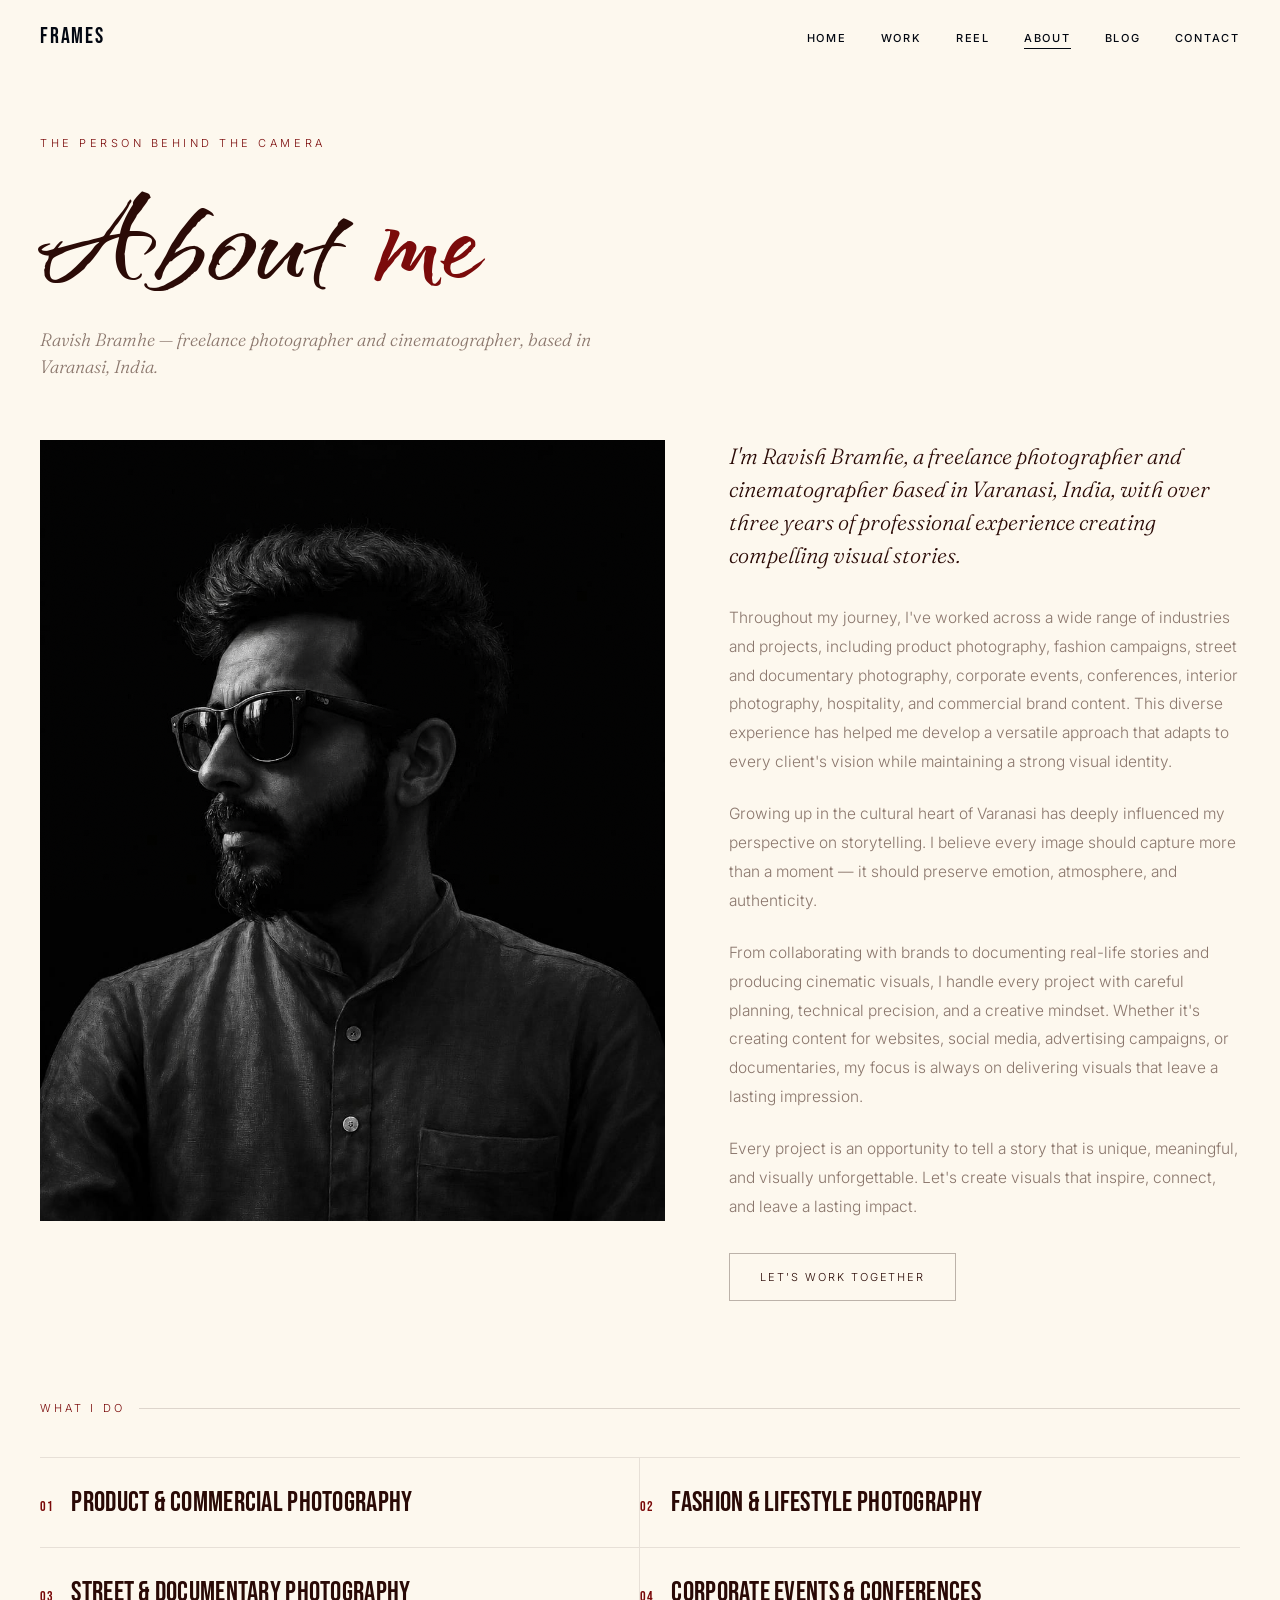
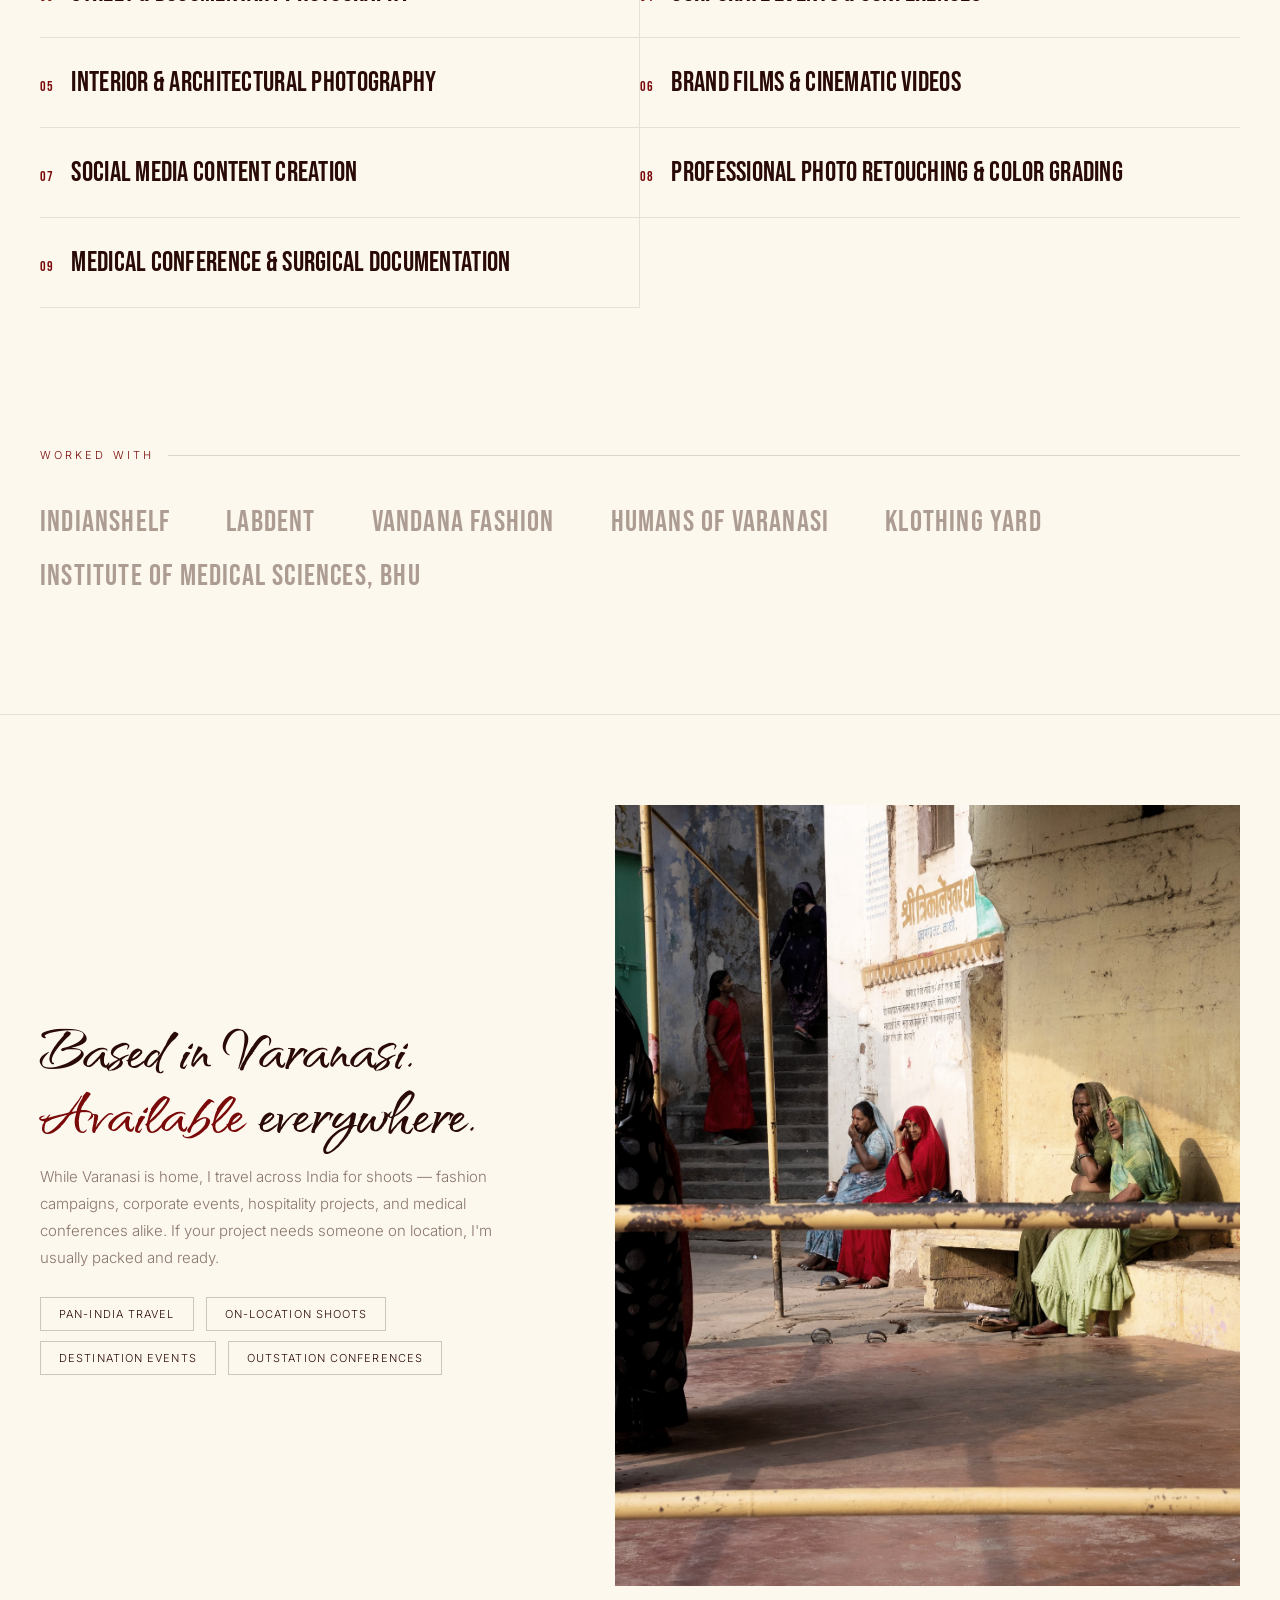
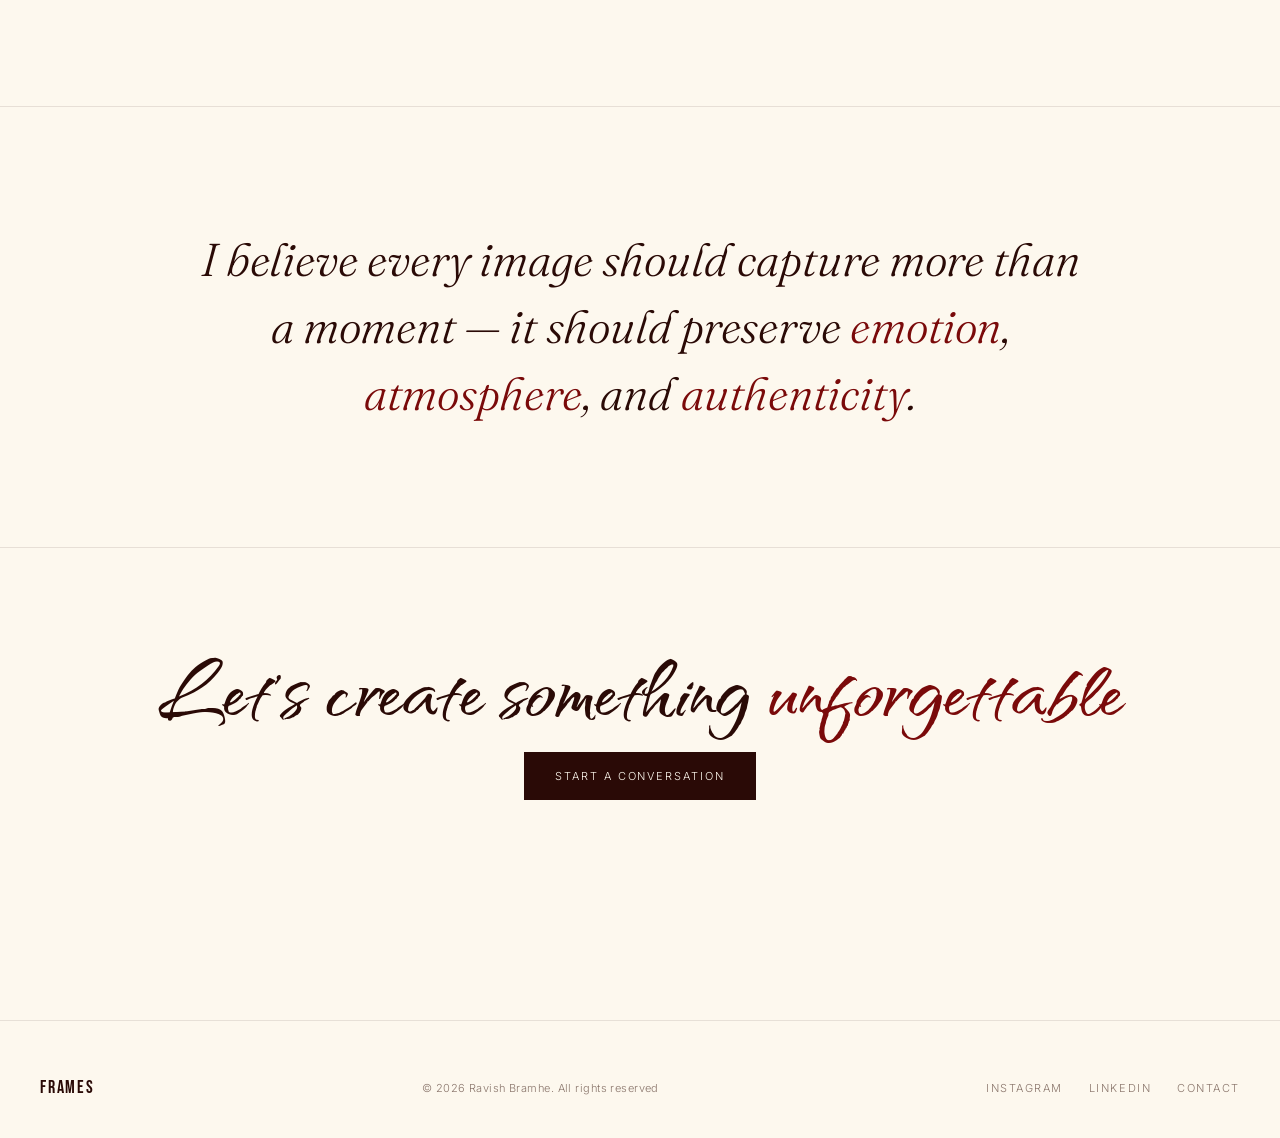
<file: about.html>
<!DOCTYPE html>
<html lang="en">
<head>
<meta charset="UTF-8">
<meta name="viewport" content="width=device-width, initial-scale=1.0">
<title>About — Ravish Bramhe</title>
<meta name="description" content="Ravish Bramhe is a freelance photographer and cinematographer based in Varanasi, India, with over three years of professional experience creating compelling visual stories.">
<link rel="icon" href="assets/favicon.ico" sizes="any">
<link rel="icon" type="image/png" sizes="32x32" href="assets/favicon-32.png">
<link rel="icon" type="image/png" sizes="192x192" href="assets/favicon-192.png">
<link rel="apple-touch-icon" href="assets/apple-touch-icon.png">
<meta property="og:type" content="profile">
<meta property="og:title" content="About — Ravish Bramhe">
<meta property="og:description" content="Ravish Bramhe is a freelance photographer and cinematographer based in Varanasi, India, with over three years of professional experience creating compelling visual stories.">
<meta property="og:image" content="assets/images/calvados/IMG_8337.jpg">
<meta property="og:url" content="about.html">
<meta property="og:site_name" content="Ravish Bramhe — Frames">
<meta name="twitter:card" content="summary_large_image">
<meta name="twitter:title" content="About — Ravish Bramhe">
<meta name="twitter:description" content="Ravish Bramhe is a freelance photographer and cinematographer based in Varanasi, India, with over three years of professional experience creating compelling visual stories.">
<meta name="twitter:image" content="assets/images/calvados/IMG_8337.jpg">
<link rel="preconnect" href="https://fonts.googleapis.com">
<link rel="preconnect" href="https://fonts.gstatic.com" crossorigin>
<link href="https://fonts.googleapis.com/css2?family=Bebas+Neue&family=Qwitcher+Grypen:wght@400;700&family=Fraunces:ital,opsz,wght@0,9..144,300;0,9..144,600;1,9..144,300;1,9..144,400;1,9..144,600&family=Inter:wght@300;400;500;600&display=swap" rel="stylesheet">
<link rel="stylesheet" href="assets/css/site.css">
<style>
  /* ── intro split ── */
  .about-intro{
    padding:0 40px 100px; display:grid; grid-template-columns:1.1fr 0.9fr; gap:64px; align-items:start;
  }
  .about-intro-img{ aspect-ratio:4/5; overflow:hidden; background:#efe6d6; position:sticky; top:calc(var(--nav-h) + 24px); }
  .about-intro-img img{ width:100%; height:100%; object-fit:cover; object-position:center 22%; filter:grayscale(0.3) contrast(1.02); }
  .about-intro-text p{
    font-size:15.5px; line-height:1.85; color:var(--gray); margin-bottom:24px;
  }
  .about-intro-text p:first-of-type{
    font-family:'Fraunces',serif; font-style:italic; font-weight:300; font-size:22px;
    color:var(--bone); line-height:1.5; margin-bottom:32px;
  }
  @media(max-width:900px){
    .about-intro{ grid-template-columns:1fr; padding:0 20px 70px; gap:32px; }
    .about-intro-img{ position:static; aspect-ratio:3/2; }
  }

  /* ── expertise list ── */
  .expertise{ padding:0 40px 140px; }
  .expertise-grid{
    display:grid; grid-template-columns:repeat(2,1fr); border-top:1px solid rgba(42,18,12,0.1);
  }
  .expertise-item{
    padding:28px 0; border-bottom:1px solid rgba(42,18,12,0.1);
    display:flex; align-items:baseline; gap:18px;
  }
  .expertise-item:nth-child(odd){ padding-right:40px; border-right:1px solid rgba(42,18,12,0.1); }
  .expertise-num{ font-family:'Bebas Neue',sans-serif; font-size:14px; color:var(--amber); letter-spacing:0.05em; }
  .expertise-name{ font-family:'Bebas Neue',sans-serif; font-size:clamp(20px,2.4vw,28px); letter-spacing:0.01em; text-transform:uppercase; color:var(--bone); }
  @media(max-width:760px){
    .expertise{ padding:0 20px 90px; }
    .expertise-grid{ grid-template-columns:1fr; }
    .expertise-item:nth-child(odd){ padding-right:0; border-right:none; }
  }

  /* ── worked with ── */
  .worked-with{ padding:0 40px 120px; }
  .worked-with-row{ display:flex; flex-wrap:wrap; gap:18px 56px; align-items:baseline; }
  .worked-with-row span{
    font-family:'Bebas Neue',sans-serif; font-size:clamp(20px,2.6vw,30px);
    letter-spacing:0.04em; text-transform:uppercase; color:var(--gray);
    opacity:0.7; transition:opacity 0.25s ease, color 0.25s ease;
  }
  .worked-with-row span:hover{ opacity:1; color:var(--bone); }
  @media(max-width:760px){ .worked-with{ padding:0 20px 90px; } }

  /* ── service area ── */
  .service-area{
    padding:0 40px 120px; display:grid; grid-template-columns:0.9fr 1.1fr; gap:64px; align-items:center;
    border-top:1px solid rgba(42,18,12,0.1); padding-top:90px;
  }
  .service-area-text h2{
    font-family:'Qwitcher Grypen',cursive; font-weight:700; font-size:clamp(46px,6vw,76px);
    color:var(--bone); margin-bottom:18px; line-height:0.84;
  }
  .service-area-text p{ font-size:15px; line-height:1.8; color:var(--gray); max-width:480px; }
  .service-area-tags{ display:flex; flex-wrap:wrap; gap:10px 12px; margin-top:26px; }
  .service-area-tags span{
    font-size:11px; letter-spacing:0.1em; text-transform:uppercase;
    border:1px solid rgba(42,18,12,0.22); padding:9px 18px; color:var(--bone);
  }
  .service-area-img{ aspect-ratio:4/5; overflow:hidden; background:#efe6d6; }
  .service-area-img img{ width:100%; height:100%; object-fit:cover; filter:grayscale(0.3) contrast(1.02); }
  @media(max-width:900px){
    .service-area{ grid-template-columns:1fr; padding:70px 20px 90px; gap:32px; }
    .service-area-img{ order:-1; aspect-ratio:3/2; }
  }


  .philosophy{ padding:120px 40px; text-align:center; border-top:1px solid rgba(42,18,12,0.1); border-bottom:1px solid rgba(42,18,12,0.1); }
  .philosophy p{
    font-family:'Fraunces',serif; font-weight:300; font-style:italic;
    font-size:clamp(26px,4.2vw,46px); line-height:1.45; color:var(--bone); max-width:880px; margin:0 auto;
  }
  .philosophy .accent{ color:var(--amber); }
  @media(max-width:600px){ .philosophy{ padding:80px 20px; } }

  .cta-strip{ padding:100px 40px; text-align:center; }
  .cta-strip h2{
    font-family:'Qwitcher Grypen',cursive; font-weight:700; font-size:clamp(50px,8.5vw,100px);
    color:var(--bone); margin-bottom:22px; line-height:0.82;
  }
  .cta-strip .it{ font-family:'Qwitcher Grypen',cursive; font-weight:700; color:var(--amber); }
</style>
</head>
<body>

<div id="grain"></div>
<div id="scroll-progress"></div>

<nav>
  <a href="index.html" class="nav-logo">Frames</a>
  <ul class="nav-links">
    <li><a href="index.html">Home</a></li>
    <li><a href="portfolio.html">Work</a></li>
    <li><a href="showreel.html">Reel</a></li>
    <li><a href="about.html" class="active">About</a></li>
    <li><a href="blog.html">Blog</a></li>
    <li><a href="contact.html">Contact</a></li>
  </ul>
  <button class="nav-burger" id="nav-burger" aria-label="Open menu" aria-expanded="false">
    <span></span><span></span><span></span>
  </button>
</nav>

<div id="mobile-nav" aria-hidden="true">
  <a href="index.html">Home</a>
  <a href="portfolio.html">Work</a>
  <a href="showreel.html">Reel</a>
  <a href="about.html" class="active">About</a>
  <a href="blog.html">Blog</a>
  <a href="contact.html">Contact</a>
</div>

<header class="page-header">
  <p class="page-eyebrow fade-up">The Person Behind The Camera</p>
  <h1 class="page-title fade-up delay-1">About <span class="it">me</span></h1>
  <p class="page-sub fade-up delay-2">Ravish Bramhe — freelance photographer and cinematographer, based in Varanasi, India.</p>
</header>

<section class="about-intro">
  <div class="about-intro-img reveal">
    <img id="about-img" src="" alt="Ravish Bramhe, photographer">
  </div>
  <div class="about-intro-text reveal">
    <p>I'm Ravish Bramhe, a freelance photographer and cinematographer based in Varanasi, India, with over three years of professional experience creating compelling visual stories.</p>

    <p>Throughout my journey, I've worked across a wide range of industries and projects, including product photography, fashion campaigns, street and documentary photography, corporate events, conferences, interior photography, hospitality, and commercial brand content. This diverse experience has helped me develop a versatile approach that adapts to every client's vision while maintaining a strong visual identity.</p>

    <p>Growing up in the cultural heart of Varanasi has deeply influenced my perspective on storytelling. I believe every image should capture more than a moment — it should preserve emotion, atmosphere, and authenticity.</p>

    <p>From collaborating with brands to documenting real-life stories and producing cinematic visuals, I handle every project with careful planning, technical precision, and a creative mindset. Whether it's creating content for websites, social media, advertising campaigns, or documentaries, my focus is always on delivering visuals that leave a lasting impression.</p>

    <p>Every project is an opportunity to tell a story that is unique, meaningful, and visually unforgettable. Let's create visuals that inspire, connect, and leave a lasting impact.</p>

    <a href="contact.html" class="btn btn-outline" style="margin-top:8px;">Let's work together</a>
  </div>
</section>

<section class="expertise">
  <div class="label-rule" style="padding:0 0 24px; max-width:none;">What I do</div>
  <div class="expertise-grid">
    <div class="expertise-item"><span class="expertise-num">01</span><span class="expertise-name">Product &amp; Commercial Photography</span></div>
    <div class="expertise-item"><span class="expertise-num">02</span><span class="expertise-name">Fashion &amp; Lifestyle Photography</span></div>
    <div class="expertise-item"><span class="expertise-num">03</span><span class="expertise-name">Street &amp; Documentary Photography</span></div>
    <div class="expertise-item"><span class="expertise-num">04</span><span class="expertise-name">Corporate Events &amp; Conferences</span></div>
    <div class="expertise-item"><span class="expertise-num">05</span><span class="expertise-name">Interior &amp; Architectural Photography</span></div>
    <div class="expertise-item"><span class="expertise-num">06</span><span class="expertise-name">Brand Films &amp; Cinematic Videos</span></div>
    <div class="expertise-item"><span class="expertise-num">07</span><span class="expertise-name">Social Media Content Creation</span></div>
    <div class="expertise-item"><span class="expertise-num">08</span><span class="expertise-name">Professional Photo Retouching &amp; Color Grading</span></div>
    <div class="expertise-item"><span class="expertise-num">09</span><span class="expertise-name">Medical Conference &amp; Surgical Documentation</span></div>
  </div>
</section>

<section class="worked-with reveal">
  <div class="label-rule" style="padding:0 0 24px; max-width:none;">Worked with</div>
  <div class="worked-with-row">
    <span>IndianShelf</span>
    <span>Labdent</span>
    <span>Vandana Fashion</span>
    <span>Humans of Varanasi</span>
    <span>Klothing Yard</span>
    <span>Institute of Medical Sciences, BHU</span>
  </div>
</section>

<section class="service-area">
  <div class="service-area-text reveal">
    <h2>Based in Varanasi. <span style="color:var(--amber);">Available</span> everywhere.</h2>
    <p>While Varanasi is home, I travel across India for shoots — fashion campaigns, corporate events, hospitality projects, and medical conferences alike. If your project needs someone on location, I'm usually packed and ready.</p>
    <div class="service-area-tags">
      <span>Pan-India Travel</span>
      <span>On-Location Shoots</span>
      <span>Destination Events</span>
      <span>Outstation Conferences</span>
    </div>
  </div>
  <div class="service-area-img reveal">
    <img loading="lazy" src="assets/images/street/DSC00027.jpg" alt="On location, Varanasi">
  </div>
</section>

<section class="philosophy reveal">
  <p>I believe every image should capture more than a moment — it should preserve <span class="accent">emotion</span>, <span class="accent">atmosphere</span>, and <span class="accent">authenticity</span>.</p>
</section>

<section class="cta-strip reveal">
  <h2>Let's create something <span class="it">unforgettable</span></h2>
  <a href="contact.html" class="btn">Start a conversation</a>
</section>

<footer>
  <div class="footer-brand">Frames</div>
  <div class="footer-copy">© <span class="footer-year">2025</span> Ravish Bramhe. All rights reserved</div>
  <div class="footer-links">
    <a href="https://www.instagram.com/indian_ghummakad98" target="_blank" rel="noopener">Instagram</a>
    <a href="https://www.linkedin.com/in/ravish-bramhe-965a94184/" target="_blank" rel="noopener">LinkedIn</a>
    <a href="contact.html">Contact</a>
  </div>
</footer>

<script src="assets/js/gallery-data.js"></script>
<script src="assets/js/site.js"></script>
<script>
(function(){
  const img = document.getElementById('about-img');
  img.src = 'assets/images/profile/ravish-portrait.jpg';
})();
</script>
</body>
</html>
</file>
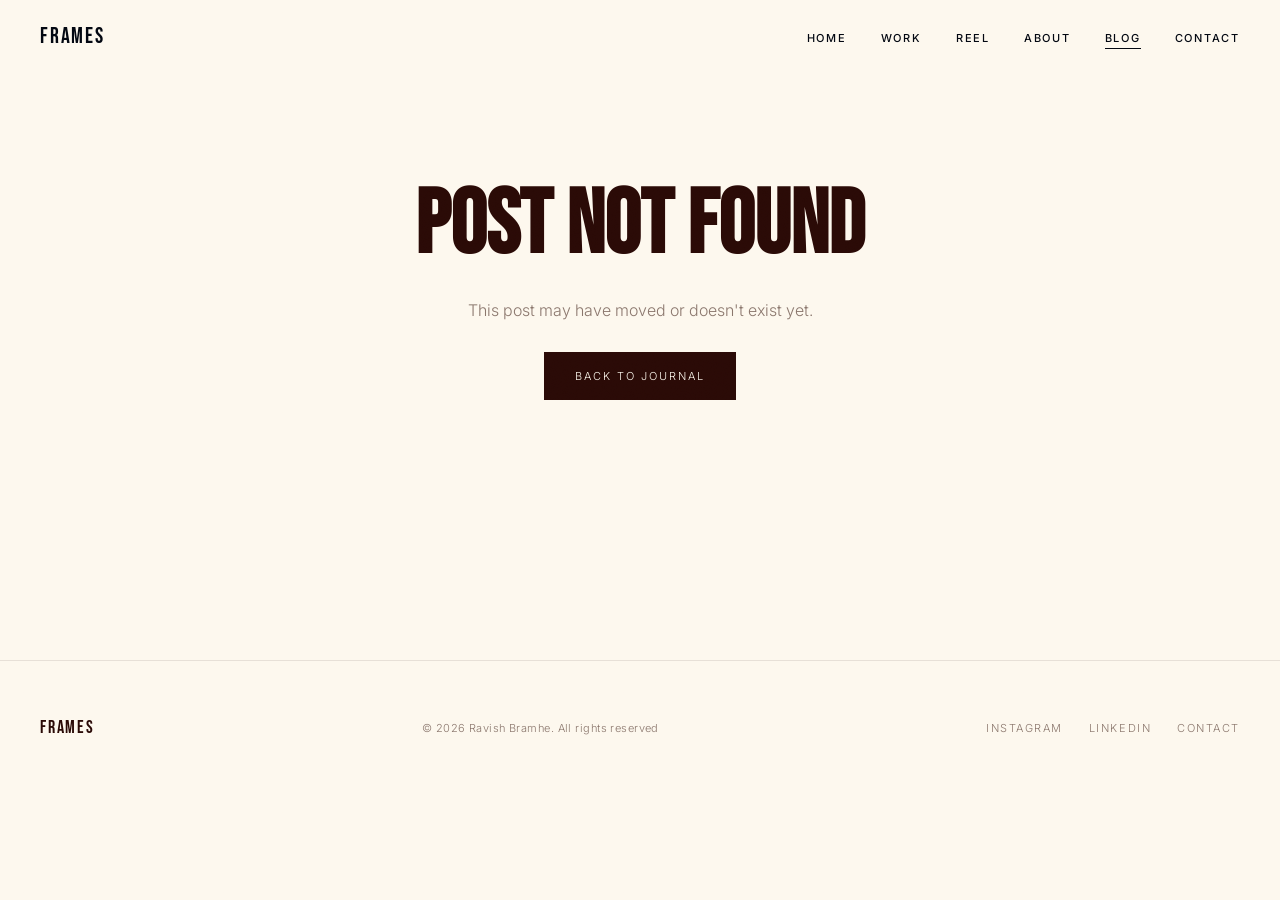
<file: blog-post.html>
<!DOCTYPE html>
<html lang="en">
<head>
<meta charset="UTF-8">
<meta name="viewport" content="width=device-width, initial-scale=1.0">
<title id="page-title">Post — Ravish Bramhe</title>
<meta name="description" content="">
<link rel="icon" href="assets/favicon.ico" sizes="any">
<link rel="icon" type="image/png" sizes="32x32" href="assets/favicon-32.png">
<link rel="icon" type="image/png" sizes="192x192" href="assets/favicon-192.png">
<link rel="apple-touch-icon" href="assets/apple-touch-icon.png">
<meta property="og:type" content="article">
<meta property="og:title" content="Blog — Ravish Bramhe">
<meta property="og:description" content="Notes on photography, cinematography, and the stories behind the work — from Ravish Bramhe.">
<meta property="og:image" content="assets/images/calvados/IMG_8337.jpg">
<meta property="og:url" content="blog-post.html">
<meta property="og:site_name" content="Ravish Bramhe — Frames">
<meta name="twitter:card" content="summary_large_image">
<meta name="twitter:title" content="Blog — Ravish Bramhe">
<meta name="twitter:description" content="Notes on photography, cinematography, and the stories behind the work — from Ravish Bramhe.">
<meta name="twitter:image" content="assets/images/calvados/IMG_8337.jpg">
<link rel="preconnect" href="https://fonts.googleapis.com">
<link rel="preconnect" href="https://fonts.gstatic.com" crossorigin>
<link href="https://fonts.googleapis.com/css2?family=Bebas+Neue&family=Qwitcher+Grypen:wght@400;700&family=Fraunces:ital,opsz,wght@0,9..144,300;0,9..144,600;1,9..144,300;1,9..144,400;1,9..144,600&family=Inter:wght@300;400;500;600&display=swap" rel="stylesheet">
<link rel="stylesheet" href="assets/css/site.css">
<style>
  .post-header{ padding:calc(var(--nav-h) + 56px) 40px 0; max-width:760px; margin:0 auto; }
  .post-back{
    font-size:11px; letter-spacing:0.18em; text-transform:uppercase; color:var(--gray);
    text-decoration:none; display:inline-flex; align-items:center; gap:8px; margin-bottom:28px; transition:color 0.2s;
  }
  .post-back:hover{ color:var(--amber); }
  .post-date{ font-size:10px; letter-spacing:0.2em; text-transform:uppercase; color:var(--amber); margin-bottom:18px; }
  .post-title{
    font-family:'Qwitcher Grypen',cursive; font-weight:700; font-size:clamp(40px,6.5vw,68px);
    line-height:0.92; color:var(--bone); margin-bottom:28px;
  }
  .post-cover{ aspect-ratio:16/9; overflow:hidden; background:#efe6d6; margin:0 -40px 56px; }
  .post-cover img{ width:100%; height:100%; object-fit:cover; filter:grayscale(0.2) contrast(1.02); }

  .post-body{ max-width:760px; margin:0 auto; padding:0 40px 120px; }
  .post-body p{ font-size:16.5px; line-height:1.9; color:var(--gray); margin-bottom:26px; }
  .post-body p:first-of-type{
    font-family:'Fraunces',serif; font-style:italic; font-weight:300; font-size:22px;
    color:var(--bone); line-height:1.55; margin-bottom:32px;
  }
  .post-body strong{ color:var(--bone); font-weight:500; }
  .post-body em{ color:var(--bone); }

  @media(max-width:600px){
    .post-header{ padding:calc(var(--nav-h) + 30px) 20px 0; }
    .post-cover{ margin:0 0 40px; }
    .post-body{ padding:0 20px 80px; }
  }

  .post-footer-nav{
    max-width:760px; margin:0 auto; padding:0 40px 100px;
    display:flex; justify-content:space-between; gap:24px; border-top:1px solid rgba(42,18,12,0.1); padding-top:40px;
  }
  .post-footer-nav a{
    font-size:11px; letter-spacing:0.16em; text-transform:uppercase; color:var(--gray);
    text-decoration:none; transition:color 0.2s;
  }
  .post-footer-nav a:hover{ color:var(--amber); }
  @media(max-width:600px){ .post-footer-nav{ padding:0 20px 60px; } }

  .not-found{ padding:calc(var(--nav-h) + 100px) 40px 140px; text-align:center; }
  .not-found h1{ font-family:'Bebas Neue',sans-serif; font-size:clamp(40px,8vw,90px); color:var(--bone); text-transform:uppercase; margin-bottom:20px; }
  .not-found p{ color:var(--gray); margin-bottom:32px; }
</style>
</head>
<body>

<div id="grain"></div>
<div id="scroll-progress"></div>

<nav>
  <a href="index.html" class="nav-logo">Frames</a>
  <ul class="nav-links">
    <li><a href="index.html">Home</a></li>
    <li><a href="portfolio.html">Work</a></li>
    <li><a href="showreel.html">Reel</a></li>
    <li><a href="about.html">About</a></li>
    <li><a href="blog.html" class="active">Blog</a></li>
    <li><a href="contact.html">Contact</a></li>
  </ul>
  <button class="nav-burger" id="nav-burger" aria-label="Open menu" aria-expanded="false">
    <span></span><span></span><span></span>
  </button>
</nav>

<div id="mobile-nav" aria-hidden="true">
  <a href="index.html">Home</a>
  <a href="portfolio.html">Work</a>
  <a href="showreel.html">Reel</a>
  <a href="about.html">About</a>
  <a href="blog.html" class="active">Blog</a>
  <a href="contact.html">Contact</a>
</div>

<div id="post-content"></div>

<footer>
  <div class="footer-brand">Frames</div>
  <div class="footer-copy">© <span class="footer-year">2025</span> Ravish Bramhe. All rights reserved</div>
  <div class="footer-links">
    <a href="https://www.instagram.com/indian_ghummakad98" target="_blank" rel="noopener">Instagram</a>
    <a href="https://www.linkedin.com/in/ravish-bramhe-965a94184/" target="_blank" rel="noopener">LinkedIn</a>
    <a href="contact.html">Contact</a>
  </div>
</footer>

<script src="assets/js/site.js"></script>
<script src="assets/js/blog-data.js"></script>
<script>
(function(){
  const params = new URLSearchParams(location.search);
  const slug = params.get('slug');
  const posts = (typeof BLOG_POSTS !== 'undefined') ? BLOG_POSTS : [];
  const post = posts.find(p => p.slug === slug);
  const container = document.getElementById('post-content');

  if (!post){
    container.innerHTML = `
      <div class="not-found">
        <h1>Post not found</h1>
        <p>This post may have moved or doesn't exist yet.</p>
        <a href="blog.html" class="btn">Back to journal</a>
      </div>
    `;
    return;
  }

  document.getElementById('page-title').textContent = post.title + ' — Ravish Bramhe';

  const idx = posts.indexOf(post);
  const prev = posts[idx - 1];
  const next = posts[idx + 1];

  container.innerHTML = `
    <header class="post-header">
      <a href="blog.html" class="post-back">
        <svg width="14" height="14" fill="none" stroke="currentColor" stroke-width="1.5" viewBox="0 0 24 24"><path d="M19 12H5M12 19l-7-7 7-7"/></svg>
        Back to journal
      </a>
      <div class="post-date">${post.date}</div>
      <h1 class="post-title">${post.title}</h1>
    </header>
    <div class="post-cover"><img src="${post.cover}" alt="${post.title}"></div>
    <article class="post-body">${post.body}</article>
    <div class="post-footer-nav">
      ${prev ? `<a href="blog-post.html?slug=${prev.slug}">← ${prev.title}</a>` : '<span></span>'}
      ${next ? `<a href="blog-post.html?slug=${next.slug}">${next.title} →</a>` : '<span></span>'}
    </div>
  `;
})();
</script>
</body>
</html>
</file>
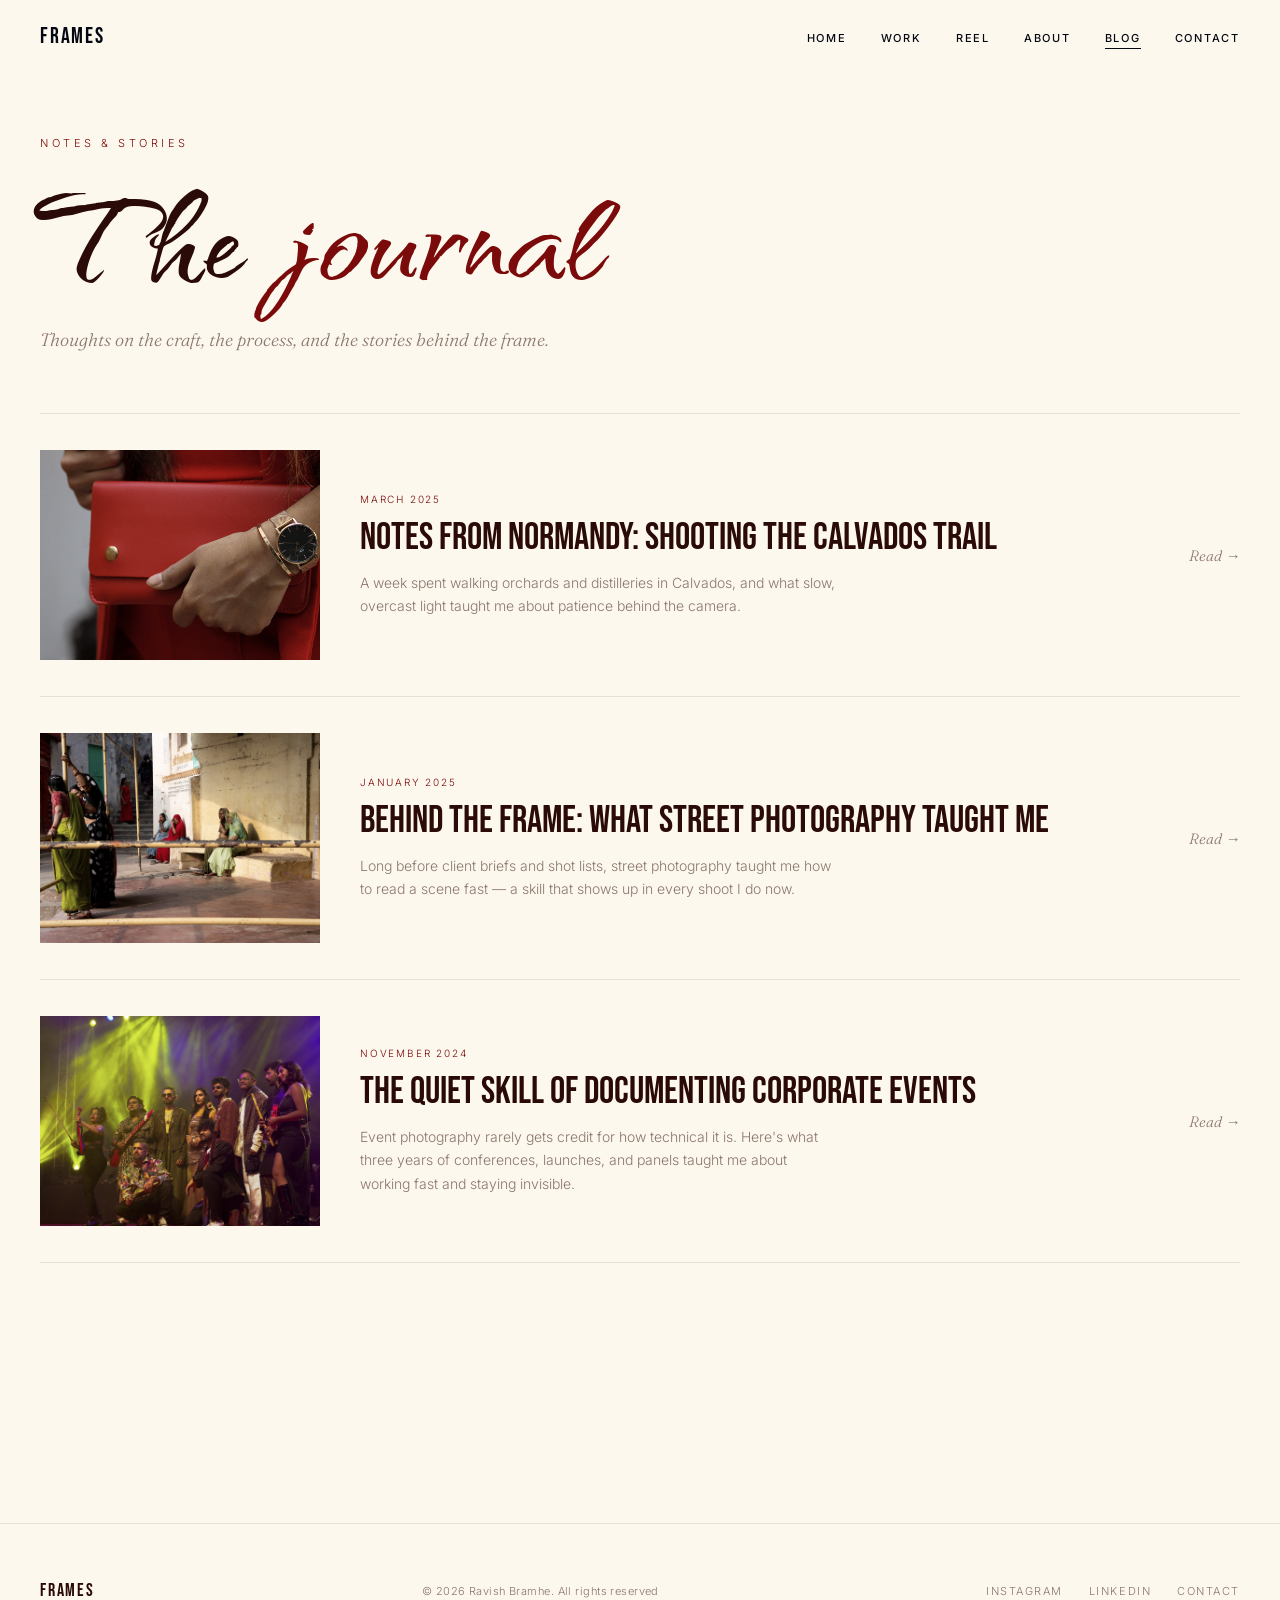
<file: blog.html>
<!DOCTYPE html>
<html lang="en">
<head>
<meta charset="UTF-8">
<meta name="viewport" content="width=device-width, initial-scale=1.0">
<title>Blog — Ravish Bramhe</title>
<meta name="description" content="Notes on photography, cinematography, and the stories behind the work — from Ravish Bramhe.">
<link rel="icon" href="assets/favicon.ico" sizes="any">
<link rel="icon" type="image/png" sizes="32x32" href="assets/favicon-32.png">
<link rel="icon" type="image/png" sizes="192x192" href="assets/favicon-192.png">
<link rel="apple-touch-icon" href="assets/apple-touch-icon.png">
<meta property="og:type" content="website">
<meta property="og:title" content="Blog — Ravish Bramhe">
<meta property="og:description" content="Notes on photography, cinematography, and the stories behind the work — from Ravish Bramhe.">
<meta property="og:image" content="assets/images/calvados/IMG_8337.jpg">
<meta property="og:url" content="blog.html">
<meta property="og:site_name" content="Ravish Bramhe — Frames">
<meta name="twitter:card" content="summary_large_image">
<meta name="twitter:title" content="Blog — Ravish Bramhe">
<meta name="twitter:description" content="Notes on photography, cinematography, and the stories behind the work — from Ravish Bramhe.">
<meta name="twitter:image" content="assets/images/calvados/IMG_8337.jpg">
<link rel="preconnect" href="https://fonts.googleapis.com">
<link rel="preconnect" href="https://fonts.gstatic.com" crossorigin>
<link href="https://fonts.googleapis.com/css2?family=Bebas+Neue&family=Qwitcher+Grypen:wght@400;700&family=Fraunces:ital,opsz,wght@0,9..144,300;0,9..144,600;1,9..144,300;1,9..144,400;1,9..144,600&family=Inter:wght@300;400;500;600&display=swap" rel="stylesheet">
<link rel="stylesheet" href="assets/css/site.css">
<style>
  .blog-list{ padding:0 40px 140px; }
  .blog-row{
    display:grid; grid-template-columns:280px 1fr auto; gap:40px; align-items:center;
    padding:36px 0; border-top:1px solid rgba(42,18,12,0.1); text-decoration:none;
  }
  .blog-list .blog-row:last-child{ border-bottom:1px solid rgba(42,18,12,0.1); }
  .blog-row-img{ aspect-ratio:4/3; overflow:hidden; background:#efe6d6; }
  .blog-row-img img{
    width:100%; height:100%; object-fit:cover; filter:grayscale(0.3) contrast(1.02);
    transition:transform 0.5s cubic-bezier(0.22,1,0.36,1), filter 0.4s ease;
  }
  .blog-row:hover .blog-row-img img{ transform:scale(1.05); filter:grayscale(0) contrast(1.05); }
  .blog-row:active .blog-row-img img{ transform:scale(1.02); filter:grayscale(0) contrast(1.05); }
  .blog-row-date{ font-size:10px; letter-spacing:0.18em; text-transform:uppercase; color:var(--amber); margin-bottom:12px; }
  .blog-row-title{
    font-family:'Bebas Neue',sans-serif; font-size:clamp(24px,3.2vw,38px);
    text-transform:uppercase; color:var(--bone); line-height:1.1; margin-bottom:12px; transition:color 0.2s;
  }
  .blog-row:hover .blog-row-title{ color:var(--amber); }
  .blog-row:active .blog-row-title{ color:var(--amber); }
  .blog-row-excerpt{ font-size:14px; line-height:1.7; color:var(--gray); max-width:480px; }
  .blog-row-arrow{
    font-family:'Fraunces',serif; font-style:italic; font-weight:300; font-size:15px; color:var(--gray);
    white-space:nowrap; transition:color 0.2s;
  }
  .blog-row:hover .blog-row-arrow{ color:var(--amber); }

  @media(max-width:760px){
    .blog-list{ padding:0 20px 90px; }
    .blog-row{ grid-template-columns:1fr; gap:18px; }
    .blog-row-arrow{ display:none; }
  }

  .blog-empty{ padding:60px 0; color:var(--gray); font-family:'Fraunces',serif; font-style:italic; font-size:18px; }
</style>
</head>
<body>

<div id="grain"></div>
<div id="scroll-progress"></div>

<nav>
  <a href="index.html" class="nav-logo">Frames</a>
  <ul class="nav-links">
    <li><a href="index.html">Home</a></li>
    <li><a href="portfolio.html">Work</a></li>
    <li><a href="showreel.html">Reel</a></li>
    <li><a href="about.html">About</a></li>
    <li><a href="blog.html" class="active">Blog</a></li>
    <li><a href="contact.html">Contact</a></li>
  </ul>
  <button class="nav-burger" id="nav-burger" aria-label="Open menu" aria-expanded="false">
    <span></span><span></span><span></span>
  </button>
</nav>

<div id="mobile-nav" aria-hidden="true">
  <a href="index.html">Home</a>
  <a href="portfolio.html">Work</a>
  <a href="showreel.html">Reel</a>
  <a href="about.html">About</a>
  <a href="blog.html" class="active">Blog</a>
  <a href="contact.html">Contact</a>
</div>

<header class="page-header">
  <p class="page-eyebrow fade-up">Notes &amp; Stories</p>
  <h1 class="page-title fade-up delay-1">The <span class="it">journal</span></h1>
  <p class="page-sub fade-up delay-2">Thoughts on the craft, the process, and the stories behind the frame.</p>
</header>

<section class="blog-list" id="blog-list"></section>

<footer>
  <div class="footer-brand">Frames</div>
  <div class="footer-copy">© <span class="footer-year">2025</span> Ravish Bramhe. All rights reserved</div>
  <div class="footer-links">
    <a href="https://www.instagram.com/indian_ghummakad98" target="_blank" rel="noopener">Instagram</a>
    <a href="https://www.linkedin.com/in/ravish-bramhe-965a94184/" target="_blank" rel="noopener">LinkedIn</a>
    <a href="contact.html">Contact</a>
  </div>
</footer>

<script src="assets/js/site.js"></script>
<script src="assets/js/blog-data.js"></script>
<script>
(function(){
  const list = document.getElementById('blog-list');
  const posts = (typeof BLOG_POSTS !== 'undefined') ? BLOG_POSTS : [];

  if (!posts.length){
    list.innerHTML = '<p class="blog-empty">New posts coming soon.</p>';
    return;
  }

  posts.forEach(post => {
    const a = document.createElement('a');
    a.href = `blog-post.html?slug=${encodeURIComponent(post.slug)}`;
    a.className = 'blog-row';
    a.innerHTML = `
      <div class="blog-row-img"><img loading="lazy" src="${post.cover}" alt="${post.title}"></div>
      <div>
        <div class="blog-row-date">${post.date}</div>
        <div class="blog-row-title">${post.title}</div>
        <div class="blog-row-excerpt">${post.excerpt}</div>
      </div>
      <div class="blog-row-arrow">Read →</div>
    `;
    list.appendChild(a);
  });
})();
</script>
</body>
</html>
</file>
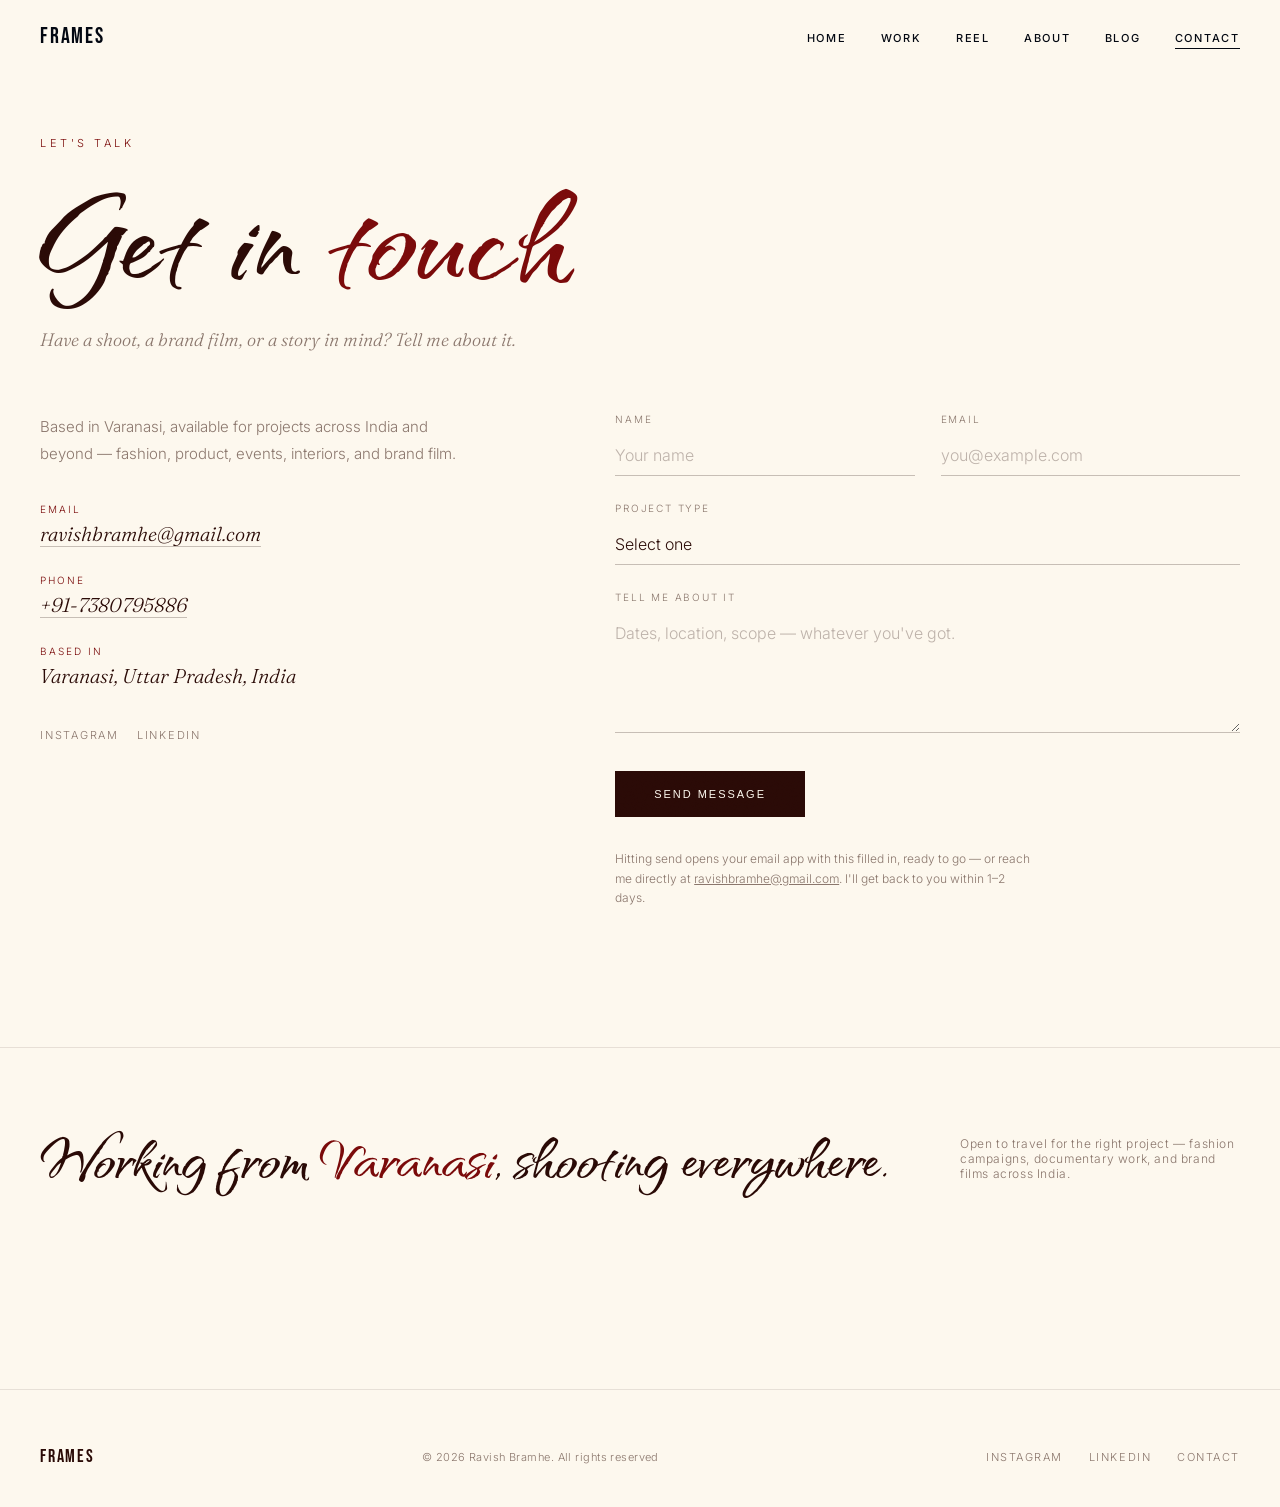
<file: contact.html>
<!DOCTYPE html>
<html lang="en">
<head>
<meta charset="UTF-8">
<meta name="viewport" content="width=device-width, initial-scale=1.0">
<title>Contact — Ravish Bramhe</title>
<meta name="description" content="Get in touch with Ravish Bramhe — freelance photographer and cinematographer based in Varanasi, India.">
<link rel="icon" href="assets/favicon.ico" sizes="any">
<link rel="icon" type="image/png" sizes="32x32" href="assets/favicon-32.png">
<link rel="icon" type="image/png" sizes="192x192" href="assets/favicon-192.png">
<link rel="apple-touch-icon" href="assets/apple-touch-icon.png">
<meta property="og:type" content="website">
<meta property="og:title" content="Contact — Ravish Bramhe">
<meta property="og:description" content="Get in touch with Ravish Bramhe — freelance photographer and cinematographer based in Varanasi, India.">
<meta property="og:image" content="assets/images/calvados/IMG_8337.jpg">
<meta property="og:url" content="contact.html">
<meta property="og:site_name" content="Ravish Bramhe — Frames">
<meta name="twitter:card" content="summary_large_image">
<meta name="twitter:title" content="Contact — Ravish Bramhe">
<meta name="twitter:description" content="Get in touch with Ravish Bramhe — freelance photographer and cinematographer based in Varanasi, India.">
<meta name="twitter:image" content="assets/images/calvados/IMG_8337.jpg">
<link rel="preconnect" href="https://fonts.googleapis.com">
<link rel="preconnect" href="https://fonts.gstatic.com" crossorigin>
<link href="https://fonts.googleapis.com/css2?family=Bebas+Neue&family=Qwitcher+Grypen:wght@400;700&family=Fraunces:ital,opsz,wght@0,9..144,300;0,9..144,600;1,9..144,300;1,9..144,400;1,9..144,600&family=Inter:wght@300;400;500;600&display=swap" rel="stylesheet">
<link rel="stylesheet" href="assets/css/site.css">
<style>
  .contact-wrap{
    padding:0 40px 140px; display:grid; grid-template-columns:0.9fr 1.1fr; gap:64px; align-items:start;
  }
  @media(max-width:900px){ .contact-wrap{ grid-template-columns:1fr; padding:0 20px 90px; gap:48px; } }

  /* ── info column ── */
  .contact-info p{ font-size:15px; line-height:1.8; color:var(--gray); margin-bottom:36px; max-width:420px; }
  .contact-detail{ margin-bottom:28px; }
  .contact-detail .k{ font-size:10px; letter-spacing:0.2em; text-transform:uppercase; color:var(--amber); margin-bottom:6px; }
  .contact-detail .v{ font-family:'Fraunces',serif; font-style:italic; font-weight:300; font-size:20px; color:var(--bone); }
  .contact-detail a{ color:inherit; text-decoration:none; border-bottom:1px solid rgba(42,18,12,0.25); transition:border-color 0.2s, color 0.2s; }
  .contact-detail a:hover{ color:var(--amber); border-color:var(--amber); }

  .social-row{ display:flex; gap:18px; margin-top:40px; }
  .social-row a{
    font-size:11px; letter-spacing:0.16em; text-transform:uppercase; color:var(--gray);
    text-decoration:none; padding-bottom:4px; border-bottom:1px solid transparent; transition:color 0.2s, border-color 0.2s;
  }
  .social-row a:hover{ color:var(--amber); border-color:var(--amber); }

  /* ── form ── */
  form{ display:flex; flex-direction:column; gap:26px; }
  .field{ position:relative; }
  .field label{
    display:block; font-size:10px; letter-spacing:0.18em; text-transform:uppercase; color:var(--gray); margin-bottom:10px;
  }
  .field input, .field textarea, .field select{
    width:100%; background:transparent; border:none; border-bottom:1px solid rgba(42,18,12,0.25);
    color:var(--bone); font-family:'Inter',sans-serif; font-size:16px; font-weight:300;
    padding:10px 0; outline:none; transition:border-color 0.25s ease;
  }
  .field select{ -webkit-appearance:none; appearance:none; cursor:pointer; }
  .field select option{ background:var(--ink); color:var(--bone); }
  .field input::placeholder, .field textarea::placeholder{ color:rgba(42,18,12,0.3); }
  .field input:focus, .field textarea:focus, .field select:focus{ border-color:var(--amber); }
  .field textarea{ resize:vertical; min-height:120px; }

  .field-row{ display:grid; grid-template-columns:1fr 1fr; gap:26px; }
  @media(max-width:560px){ .field-row{ grid-template-columns:1fr; } }

  .form-submit{
    margin-top:8px; align-self:flex-start;
    font-size:11px; letter-spacing:0.18em; text-transform:uppercase;
    color:var(--ink); background:var(--bone); border:1px solid var(--bone);
    padding:16px 38px; cursor:pointer; transition:background 0.25s ease, color 0.25s ease;
  }
  .form-submit:hover{ background:transparent; color:var(--bone); }

  .form-note{
    font-size:12px; color:var(--gray); margin-top:6px; line-height:1.6; max-width:420px;
  }

  /* ── map-ish location strip ── */
  .location-strip{
    padding:80px 40px; border-top:1px solid rgba(42,18,12,0.1);
    display:flex; align-items:center; justify-content:space-between; flex-wrap:wrap; gap:24px;
  }
  .location-strip .big{
    font-family:'Qwitcher Grypen',cursive; font-weight:700; font-size:clamp(42px,6.5vw,72px);
    color:var(--bone); line-height:0.85;
  }
  .location-strip .big .it{ font-family:'Qwitcher Grypen',cursive; font-weight:700; color:var(--amber); }
  .location-strip .meta{ font-size:12px; color:var(--gray); letter-spacing:0.05em; max-width:280px; }
  @media(max-width:600px){ .location-strip{ padding:60px 20px; } }
</style>
</head>
<body>

<div id="grain"></div>
<div id="scroll-progress"></div>

<nav>
  <a href="index.html" class="nav-logo">Frames</a>
  <ul class="nav-links">
    <li><a href="index.html">Home</a></li>
    <li><a href="portfolio.html">Work</a></li>
    <li><a href="showreel.html">Reel</a></li>
    <li><a href="about.html">About</a></li>
    <li><a href="blog.html">Blog</a></li>
    <li><a href="contact.html" class="active">Contact</a></li>
  </ul>
  <button class="nav-burger" id="nav-burger" aria-label="Open menu" aria-expanded="false">
    <span></span><span></span><span></span>
  </button>
</nav>

<div id="mobile-nav" aria-hidden="true">
  <a href="index.html">Home</a>
  <a href="portfolio.html">Work</a>
  <a href="showreel.html">Reel</a>
  <a href="about.html">About</a>
  <a href="blog.html">Blog</a>
  <a href="contact.html" class="active">Contact</a>
</div>

<header class="page-header">
  <p class="page-eyebrow fade-up">Let's Talk</p>
  <h1 class="page-title fade-up delay-1">Get in <span class="it">touch</span></h1>
  <p class="page-sub fade-up delay-2">Have a shoot, a brand film, or a story in mind? Tell me about it.</p>
</header>

<section class="contact-wrap">
  <div class="contact-info reveal">
    <p>Based in Varanasi, available for projects across India and beyond — fashion, product, events, interiors, and brand film.</p>

    <div class="contact-detail">
      <div class="k">Email</div>
      <div class="v"><a href="mailto:ravishbramhe@gmail.com">ravishbramhe@gmail.com</a></div>
    </div>
    <div class="contact-detail">
      <div class="k">Phone</div>
      <div class="v"><a href="tel:+917380795886">+91-7380795886</a></div>
    </div>
    <div class="contact-detail">
      <div class="k">Based in</div>
      <div class="v">Varanasi, Uttar Pradesh, India</div>
    </div>

    <div class="social-row">
      <a href="https://www.instagram.com/indian_ghummakad98" target="_blank" rel="noopener">Instagram</a>
      <a href="https://www.linkedin.com/in/ravish-bramhe-965a94184/" target="_blank" rel="noopener">LinkedIn</a>
    </div>
  </div>

  <div class="reveal">
    <!--
      NOTE: this form has no backend wired up yet.
      Easiest options:
        1) Replace the <form> action below with a Formspree/Getform endpoint
        2) Or swap the submit button for a plain mailto: link
      Edit the placeholder text and fields freely in Notepad.
    -->
    <form id="contact-form" action="#" method="POST">
      <div class="field-row">
        <div class="field">
          <label for="name">Name</label>
          <input type="text" id="name" name="name" placeholder="Your name" required>
        </div>
        <div class="field">
          <label for="email">Email</label>
          <input type="email" id="email" name="email" placeholder="you@example.com" required>
        </div>
      </div>

      <div class="field">
        <label for="project">Project type</label>
        <select id="project" name="project">
          <option value="">Select one</option>
          <option value="fashion">Fashion / Lifestyle</option>
          <option value="product">Product / Commercial</option>
          <option value="events">Corporate Event / Conference</option>
          <option value="interior">Interior / Architectural</option>
          <option value="film">Brand Film / Cinematic Video</option>
          <option value="other">Something else</option>
        </select>
      </div>

      <div class="field">
        <label for="message">Tell me about it</label>
        <textarea id="message" name="message" placeholder="Dates, location, scope — whatever you've got." required></textarea>
      </div>

      <button type="submit" class="form-submit">Send message</button>
      <p class="form-note">Hitting send opens your email app with this filled in, ready to go — or reach me directly at <a href="mailto:ravishbramhe@gmail.com" style="color:var(--gray); text-decoration:underline;">ravishbramhe@gmail.com</a>. I'll get back to you within 1–2 days.</p>
    </form>
  </div>
</section>

<section class="location-strip reveal">
  <div class="big">Working from <span class="it">Varanasi</span>, shooting everywhere.</div>
  <div class="meta">Open to travel for the right project — fashion campaigns, documentary work, and brand films across India.</div>
</section>

<footer>
  <div class="footer-brand">Frames</div>
  <div class="footer-copy">© <span class="footer-year">2025</span> Ravish Bramhe. All rights reserved</div>
  <div class="footer-links">
    <a href="https://www.instagram.com/indian_ghummakad98" target="_blank" rel="noopener">Instagram</a>
    <a href="https://www.linkedin.com/in/ravish-bramhe-965a94184/" target="_blank" rel="noopener">LinkedIn</a>
    <a href="contact.html">Contact</a>
  </div>
</footer>

<script src="assets/js/site.js"></script>
<script>
  // Opens the visitor's email app with a pre-filled message — works with zero backend.
  // To upgrade later: sign up at formspree.io (free), swap this handler for a real POST to your form endpoint.
  document.getElementById('contact-form').addEventListener('submit', function(e){
    e.preventDefault();
    const name = document.getElementById('name').value.trim();
    const email = document.getElementById('email').value.trim();
    const project = document.getElementById('project');
    const projectLabel = project.value ? project.options[project.selectedIndex].text : 'Not specified';
    const message = document.getElementById('message').value.trim();

    const subject = encodeURIComponent(`New project inquiry from ${name}`);
    const body = encodeURIComponent(
      `Name: ${name}\nEmail: ${email}\nProject type: ${projectLabel}\n\n${message}`
    );
    window.location.href = `mailto:ravishbramhe@gmail.com?subject=${subject}&body=${body}`;
  });
</script>
</body>
</html>
</file>
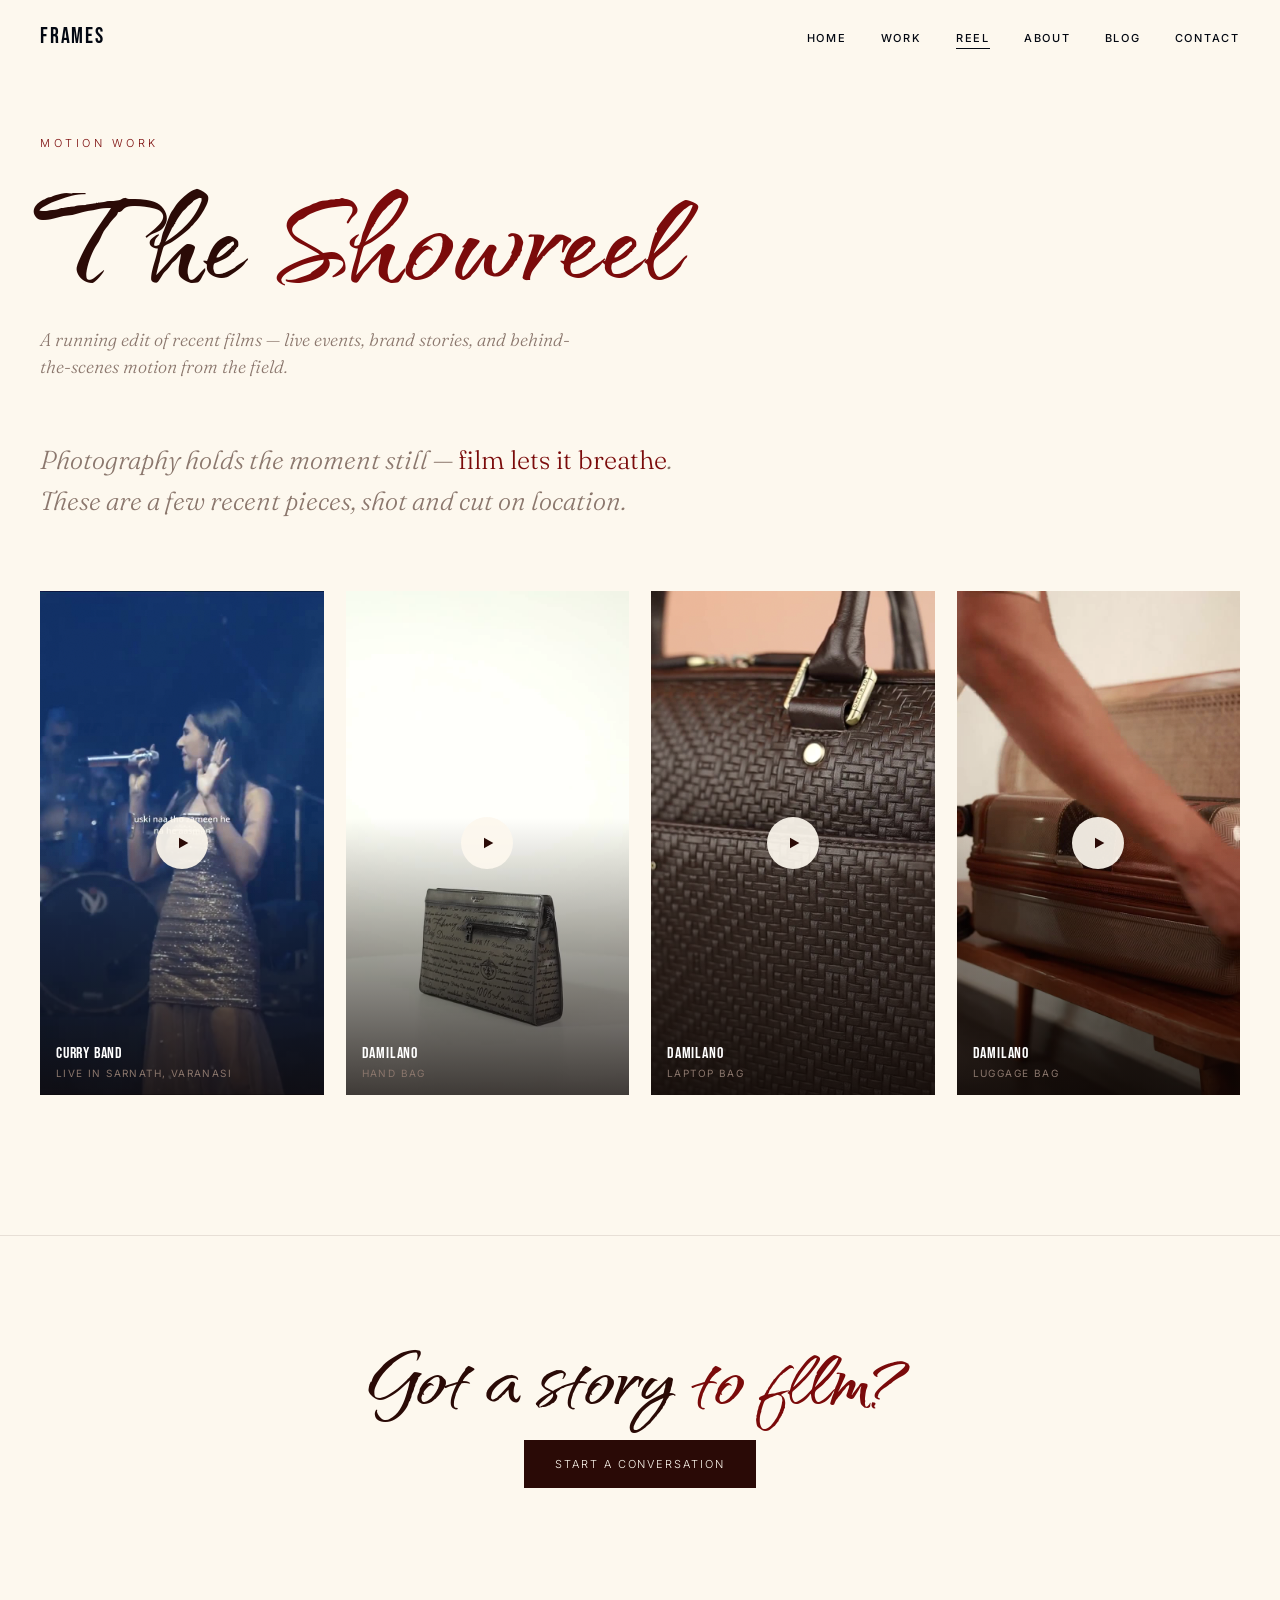
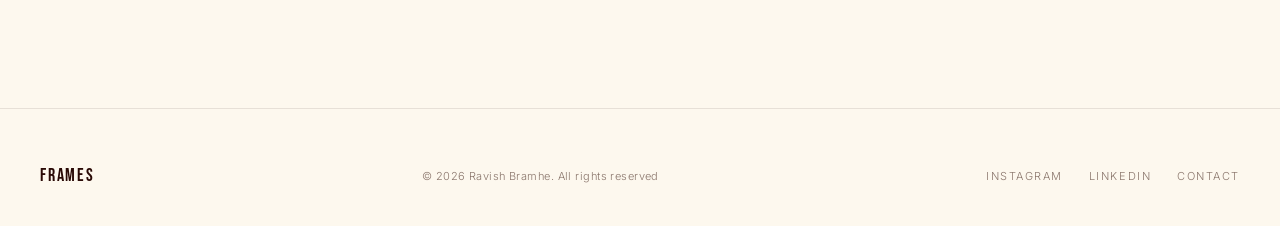
<file: showreel.html>
<!DOCTYPE html>
<html lang="en">
<head>
<meta charset="UTF-8">
<meta name="viewport" content="width=device-width, initial-scale=1.0">
<title>Showreel — Frames</title>
<meta name="description" content="A selection of motion work by Ravish Bramhe — event films, brand stories, and behind-the-scenes footage from Varanasi and beyond.">
<link rel="icon" href="assets/favicon.ico" sizes="any">
<link rel="icon" type="image/png" sizes="32x32" href="assets/favicon-32.png">
<link rel="icon" type="image/png" sizes="192x192" href="assets/favicon-192.png">
<link rel="apple-touch-icon" href="assets/apple-touch-icon.png">
<meta property="og:type" content="website">
<meta property="og:title" content="Showreel — Frames | Ravish Bramhe">
<meta property="og:description" content="A selection of motion work by Ravish Bramhe — event films, brand stories, and behind-the-scenes footage.">
<meta property="og:image" content="assets/images/showreel/curry-band.jpg">
<meta property="og:url" content="showreel.html">
<meta property="og:site_name" content="Ravish Bramhe — Frames">
<meta name="twitter:card" content="summary_large_image">
<meta name="twitter:title" content="Showreel — Frames | Ravish Bramhe">
<meta name="twitter:description" content="A selection of motion work by Ravish Bramhe — event films, brand stories, and behind-the-scenes footage.">
<meta name="twitter:image" content="assets/images/showreel/curry-band.jpg">
<link rel="preconnect" href="https://fonts.googleapis.com">
<link rel="preconnect" href="https://fonts.gstatic.com" crossorigin>
<link href="https://fonts.googleapis.com/css2?family=Bebas+Neue&family=Qwitcher+Grypen:wght@400;700&family=Fraunces:ital,opsz,wght@0,9..144,300;0,9..144,600;1,9..144,300;1,9..144,400;1,9..144,600&family=Inter:wght@300;400;500;600&display=swap" rel="stylesheet">
<link rel="stylesheet" href="assets/css/site.css">
<style>
  /* ── reel intro line ── */
  .reel-intro{ padding:0 40px 70px; max-width:760px; }
  .reel-intro p{
    font-family:'Fraunces',serif; font-style:italic; font-weight:300;
    font-size:clamp(20px,2.6vw,26px); line-height:1.55; color:var(--gray);
  }
  .reel-intro .accent{ color:var(--amber); font-style:normal; }
  @media(max-width:600px){ .reel-intro{ padding:0 20px 50px; } }

  /* ── reel grid ── */
  .reel-section{ padding:0 40px 140px; }
  .reel-grid{
    display:grid; grid-template-columns:repeat(4,1fr); gap:22px;
  }
  .reel-card{
    position:relative; aspect-ratio:9/16; overflow:hidden; background:#1a0a06;
    cursor:pointer;
  }
  .reel-card video{
    width:100%; height:100%; object-fit:cover; display:block;
    filter:grayscale(0.15) contrast(1.03);
  }
  .reel-card-overlay{
    position:absolute; inset:0; z-index:2; pointer-events:none;
    display:flex; flex-direction:column; justify-content:flex-end;
    background:linear-gradient(180deg, rgba(12,6,4,0) 45%, rgba(12,6,4,0.78) 100%);
    transition:opacity 0.3s ease;
  }
  .reel-card.is-playing .reel-card-overlay{ opacity:0; }
  .reel-card:hover .reel-card-overlay{ opacity:1; }
  .reel-card-label{
    padding:16px; font-family:'Bebas Neue',sans-serif; font-size:16px;
    letter-spacing:0.05em; text-transform:uppercase; color:var(--white); line-height:1.2;
  }
  .reel-card-label span{ display:block; font-family:'Inter',sans-serif; font-weight:400; font-size:10px; letter-spacing:0.14em; color:var(--gray); margin-top:4px; text-transform:uppercase; }
  .reel-play{
    position:absolute; top:50%; left:50%; transform:translate(-50%,-50%);
    width:52px; height:52px; border-radius:50%; z-index:3;
    background:rgba(253,248,238,0.92); display:flex; align-items:center; justify-content:center;
    transition:opacity 0.25s ease, transform 0.25s ease; pointer-events:none;
  }
  .reel-play svg{ width:16px; height:16px; margin-left:2px; }
  .reel-card.is-playing .reel-play{ opacity:0; transform:translate(-50%,-50%) scale(0.8); }
  .reel-card:hover .reel-play{ transform:translate(-50%,-50%) scale(1.08); }
  .reel-mute{
    position:absolute; bottom:14px; right:14px; z-index:3;
    width:30px; height:30px; border-radius:50%; background:rgba(12,6,4,0.55);
    display:flex; align-items:center; justify-content:center; color:var(--white);
    font-size:12px; opacity:0; transition:opacity 0.25s ease; border:none; cursor:pointer;
  }
  .reel-card.is-playing .reel-mute{ opacity:1; }

  @media(max-width:1000px){ .reel-grid{ grid-template-columns:repeat(3,1fr); } }
  @media(max-width:760px){ .reel-grid{ grid-template-columns:repeat(2,1fr); gap:12px; } .reel-section{ padding:0 20px 90px; } }
  @media(max-width:460px){ .reel-grid{ grid-template-columns:1fr; max-width:340px; margin:0 auto; } }

  .cta-strip{ padding:100px 40px; text-align:center; border-top:1px solid rgba(42,18,12,0.1); }
  .cta-strip h2{
    font-family:'Qwitcher Grypen',cursive; font-weight:700; font-size:clamp(50px,8.5vw,100px);
    color:var(--bone); margin-bottom:22px; line-height:0.82;
  }
  .cta-strip .it{ font-family:'Qwitcher Grypen',cursive; font-weight:700; color:var(--amber); }
</style>
</head>
<body>

<div id="grain"></div>
<div id="scroll-progress"></div>

<nav>
  <a href="index.html" class="nav-logo">Frames</a>
  <ul class="nav-links">
    <li><a href="index.html">Home</a></li>
    <li><a href="portfolio.html">Work</a></li>
    <li><a href="showreel.html" class="active">Reel</a></li>
    <li><a href="about.html">About</a></li>
    <li><a href="blog.html">Blog</a></li>
    <li><a href="contact.html">Contact</a></li>
  </ul>
  <button class="nav-burger" id="nav-burger" aria-label="Open menu" aria-expanded="false">
    <span></span><span></span><span></span>
  </button>
</nav>

<div id="mobile-nav" aria-hidden="true">
  <a href="index.html">Home</a>
  <a href="portfolio.html">Work</a>
  <a href="showreel.html" class="active">Reel</a>
  <a href="about.html">About</a>
  <a href="blog.html">Blog</a>
  <a href="contact.html">Contact</a>
</div>

<header class="page-header">
  <p class="page-eyebrow fade-up">Motion Work</p>
  <h1 class="page-title fade-up delay-1">The <span class="it">Showreel</span></h1>
  <p class="page-sub fade-up delay-2">A running edit of recent films — live events, brand stories, and behind-the-scenes motion from the field.</p>
</header>

<section class="reel-intro reveal">
  <p>Photography holds the moment still — <span class="accent">film lets it breathe</span>. These are a few recent pieces, shot and cut on location.</p>
</section>

<section class="reel-section">
  <div class="reel-grid" id="reel-grid">
    <div class="reel-card reveal" data-video="assets/videos/curry-band.mp4" data-poster="assets/images/showreel/curry-band.jpg" data-title="Curry Band" data-sub="Live in Sarnath, Varanasi">
      <video src="assets/videos/curry-band.mp4" poster="assets/images/showreel/curry-band.jpg" muted loop playsinline preload="none"></video>
      <div class="reel-play" aria-hidden="true"><svg viewBox="0 0 24 24" fill="#2a0a06"><path d="M6 4l14 8-14 8V4z"/></svg></div>
      <button class="reel-mute" aria-label="Toggle sound">🔇</button>
      <div class="reel-card-overlay"><div class="reel-card-label">Curry Band<span>Live in Sarnath, Varanasi</span></div></div>
    </div>

    <div class="reel-card reveal" data-video="assets/videos/damilano-1.mp4" data-poster="assets/images/showreel/damilano-1.jpg" data-title="Damilano" data-sub="Hand Bag">
      <video src="assets/videos/damilano-1.mp4" poster="assets/images/showreel/damilano-1.jpg" muted loop playsinline preload="none"></video>
      <div class="reel-play" aria-hidden="true"><svg viewBox="0 0 24 24" fill="#2a0a06"><path d="M6 4l14 8-14 8V4z"/></svg></div>
      <button class="reel-mute" aria-label="Toggle sound">🔇</button>
      <div class="reel-card-overlay"><div class="reel-card-label">Damilano<span>Hand Bag</span></div></div>
    </div>

    <div class="reel-card reveal" data-video="assets/videos/damilano-2.mp4" data-poster="assets/images/showreel/damilano-2.jpg" data-title="Damilano" data-sub="Laptop Bag">
      <video src="assets/videos/damilano-2.mp4" poster="assets/images/showreel/damilano-2.jpg" muted loop playsinline preload="none"></video>
      <div class="reel-play" aria-hidden="true"><svg viewBox="0 0 24 24" fill="#2a0a06"><path d="M6 4l14 8-14 8V4z"/></svg></div>
      <button class="reel-mute" aria-label="Toggle sound">🔇</button>
      <div class="reel-card-overlay"><div class="reel-card-label">Damilano<span>Laptop Bag</span></div></div>
    </div>

    <div class="reel-card reveal" data-video="assets/videos/damilano-3.mp4" data-poster="assets/images/showreel/damilano-3.jpg" data-title="Damilano" data-sub="Luggage Bag">
      <video src="assets/videos/damilano-3.mp4" poster="assets/images/showreel/damilano-3.jpg" muted loop playsinline preload="none"></video>
      <div class="reel-play" aria-hidden="true"><svg viewBox="0 0 24 24" fill="#2a0a06"><path d="M6 4l14 8-14 8V4z"/></svg></div>
      <button class="reel-mute" aria-label="Toggle sound">🔇</button>
      <div class="reel-card-overlay"><div class="reel-card-label">Damilano<span>Luggage Bag</span></div></div>
    </div>
  </div>
</section>

<section class="cta-strip reveal">
  <h2>Got a story <span class="it">to film?</span></h2>
  <a href="contact.html" class="btn">Start a conversation</a>
</section>

<footer>
  <div class="footer-brand">Frames</div>
  <div class="footer-copy">© <span class="footer-year">2025</span> Ravish Bramhe. All rights reserved</div>
  <div class="footer-links">
    <a href="https://www.instagram.com/indian_ghummakad98" target="_blank" rel="noopener">Instagram</a>
    <a href="https://www.linkedin.com/in/ravish-bramhe-965a94184/" target="_blank" rel="noopener">LinkedIn</a>
    <a href="contact.html">Contact</a>
  </div>
</footer>

<script src="assets/js/site.js"></script>
<script>
(function(){
  const cards = document.querySelectorAll('.reel-card');

  cards.forEach(card => {
    const video = card.querySelector('video');
    const muteBtn = card.querySelector('.reel-mute');

    card.addEventListener('click', (e) => {
      if (e.target === muteBtn) return;
      if (video.paused){
        // pause all other cards first
        cards.forEach(c => {
          if (c !== card){
            const v = c.querySelector('video');
            v.pause(); v.currentTime = 0; v.muted = true;
            c.classList.remove('is-playing');
            c.querySelector('.reel-mute').textContent = '🔇';
          }
        });
        video.play();
        card.classList.add('is-playing');
      } else {
        video.pause();
        card.classList.remove('is-playing');
      }
    });

    muteBtn.addEventListener('click', (e) => {
      e.stopPropagation();
      video.muted = !video.muted;
      muteBtn.textContent = video.muted ? '🔇' : '🔊';
    });

    video.addEventListener('ended', () => {
      card.classList.remove('is-playing');
    });
  });
})();
</script>
</body>
</html>
</file>
<file: assets/css/site.css>
/* ============================================================
   FRAMES — shared design system
   Bebas Neue (display) + Fraunces italic (editorial accent) + Inter (UI)
   Palette: ink #0c0c0c / bone #f5f3ee / amber #7a0a0a / gray #8a8a8a
   ============================================================ */

*,*::before,*::after{margin:0;padding:0;box-sizing:border-box;}
:root{--ink:#fdf8ee;--bone:#2a0a06;--amber:#7a0a0a;--gray:#8a766c;--white:#ffffff;--nav-h:72px;}
html{scroll-behavior:scroll;}
html{scroll-behavior:smooth;}
body{
  background:var(--ink);
  color:var(--bone);
  font-family:'Inter',sans-serif;
  font-weight:300;
  overflow-x:hidden;
  -webkit-font-smoothing:antialiased;
}
::selection{background:var(--amber);color:var(--ink);}
img{max-width:100%;}

@media (prefers-reduced-motion: reduce){
  *{animation-duration:0.01ms !important; animation-iteration-count:1 !important; transition-duration:0.01ms !important; scroll-behavior:auto !important;}
}

a:focus-visible, button:focus-visible, input:focus-visible, textarea:focus-visible{
  outline:1px solid var(--amber); outline-offset:3px;
}

/* ── grain overlay ── */
#grain{
  position:fixed; inset:0; z-index:300; pointer-events:none;
  opacity:0.035; mix-blend-mode:overlay;
  background-image:url("data:image/svg+xml,%3Csvg xmlns='http://www.w3.org/2000/svg' width='200' height='200'%3E%3Cfilter id='n'%3E%3CfeTurbulence type='fractalNoise' baseFrequency='0.9' numOctaves='2' stitchTiles='stitch'/%3E%3C/filter%3E%3Crect width='100%25' height='100%25' filter='url(%23n)'/%3E%3C/svg%3E");
}

/* ── scroll progress ── */
#scroll-progress{position:fixed;top:0;left:0;height:2px;background:var(--amber);z-index:250;width:0%;}

/* ── nav ── */
nav{
  position:fixed; top:0; left:0; right:0; height:var(--nav-h);
  z-index:200; display:flex; align-items:center; justify-content:space-between;
  padding:0 40px; mix-blend-mode:difference;
}
.nav-logo{
  font-family:'Bebas Neue',sans-serif; font-size:22px; letter-spacing:0.08em;
  color:var(--white); text-decoration:none;
}
.nav-links{display:flex; gap:34px; list-style:none;}
.nav-links a{
  font-size:11px; font-weight:500; letter-spacing:0.16em; text-transform:uppercase;
  color:var(--white); text-decoration:none; position:relative; padding-bottom:4px;
}
.nav-links a::after{
  content:''; position:absolute; left:0; right:0; bottom:0; height:1px;
  background:var(--white); transform:scaleX(0); transform-origin:left;
  transition:transform 0.3s ease;
}
.nav-links a:hover::after, .nav-links a.active::after{transform:scaleX(1);}
.nav-burger{ display:none; background:none; border:none; cursor:pointer; padding:8px; z-index:201; }
.nav-burger span{ display:block; width:22px; height:1px; background:var(--white); margin:5px 0; }
@media (max-width:780px){
  .nav-links{display:none;}
  .nav-burger{ display:block; }
}

/* ── mobile nav drawer ── */
#mobile-nav{
  position:fixed; inset:0; z-index:199; background:var(--ink);
  display:flex; flex-direction:column; align-items:flex-start; justify-content:center;
  gap:28px; padding:0 40px; transform:translateX(100%);
  transition:transform 0.4s cubic-bezier(0.16,1,0.3,1);
}
#mobile-nav.open{ transform:translateX(0); }
#mobile-nav a{
  font-family:'Bebas Neue',sans-serif; font-size:48px; letter-spacing:0.02em;
  color:var(--bone); text-decoration:none; text-transform:uppercase;
}
#mobile-nav a.active{ color:var(--amber); }

/* ── eyebrow / section labels ── */
.label-rule{
  font-size:11px; letter-spacing:0.28em; text-transform:uppercase; color:var(--amber);
  margin-bottom:18px; display:flex; align-items:center; gap:14px;
}
.label-rule::after{ content:''; flex:1; height:1px; background:rgba(42,18,12,0.15); }

/* ── page header (interior pages) ── */
.page-header{
  padding:calc(var(--nav-h) + 64px) 40px 60px;
}
.page-eyebrow{
  font-size:11px; letter-spacing:0.32em; text-transform:uppercase; color:var(--amber);
  margin-bottom:18px;
}
.page-title{
  font-family:'Qwitcher Grypen',cursive;
  font-weight:700;
  font-size:clamp(76px,13vw,180px);
  line-height:0.82; letter-spacing:0.005em; color:var(--bone);
}
.page-title .it{
  font-family:'Qwitcher Grypen',cursive; font-weight:700;
  color:var(--amber); font-size:1em; display:inline-block;
}
.page-sub{
  max-width:560px; margin-top:22px;
  font-family:'Fraunces',serif; font-style:italic; font-weight:300;
  font-size:18px; line-height:1.5; color:var(--gray);
}

@media(max-width:600px){
  .page-header{ padding:calc(var(--nav-h) + 36px) 20px 40px; }
}

/* ── footer ── */
footer{
  margin-top:120px; padding:56px 40px 40px; border-top:1px solid rgba(42,18,12,0.1);
  display:flex; align-items:center; justify-content:space-between; flex-wrap:wrap; gap:18px;
}
.footer-brand{ font-family:'Bebas Neue',sans-serif; font-size:18px; letter-spacing:0.1em; color:var(--bone); }
.footer-copy{ font-size:11px; color:var(--gray); letter-spacing:0.04em; }
.footer-links{ display:flex; gap:26px; }
.footer-links a{ font-size:11px; letter-spacing:0.14em; text-transform:uppercase; color:var(--gray); text-decoration:none; transition:color 0.2s; }
.footer-links a:hover{ color:var(--amber); }

@media(max-width:600px){
  footer{ padding:40px 20px 32px; margin-top:80px; }
}

/* ── fade up utility ── */
.fade-up{ opacity:0; transform:translateY(24px); animation:fadeUp 0.9s ease forwards; }
@keyframes fadeUp{ to{opacity:1; transform:translateY(0);} }
.delay-1{ animation-delay:0.15s; }
.delay-2{ animation-delay:0.3s; }
.delay-3{ animation-delay:0.45s; }

/* ── reveal on scroll ── */
.reveal{ opacity:0; transform:translateY(30px); transition:opacity 0.7s ease, transform 0.7s cubic-bezier(0.16,1,0.3,1); }
.reveal.in-view{ opacity:1; transform:translateY(0); }

/* ── buttons ── */
.btn{
  display:inline-flex; align-items:center; gap:10px;
  font-size:11px; letter-spacing:0.18em; text-transform:uppercase;
  color:var(--ink); background:var(--bone); border:1px solid var(--bone);
  padding:16px 30px; text-decoration:none; cursor:pointer;
  transition:background 0.25s ease, color 0.25s ease, border-color 0.25s ease;
}
.btn:hover{ background:transparent; color:var(--bone); border-color:var(--bone); }
.btn-outline{
  background:transparent; color:var(--bone); border:1px solid rgba(42,18,12,0.3);
}
.btn-outline:hover{ background:var(--bone); color:var(--ink); border-color:var(--bone); }
</file>
